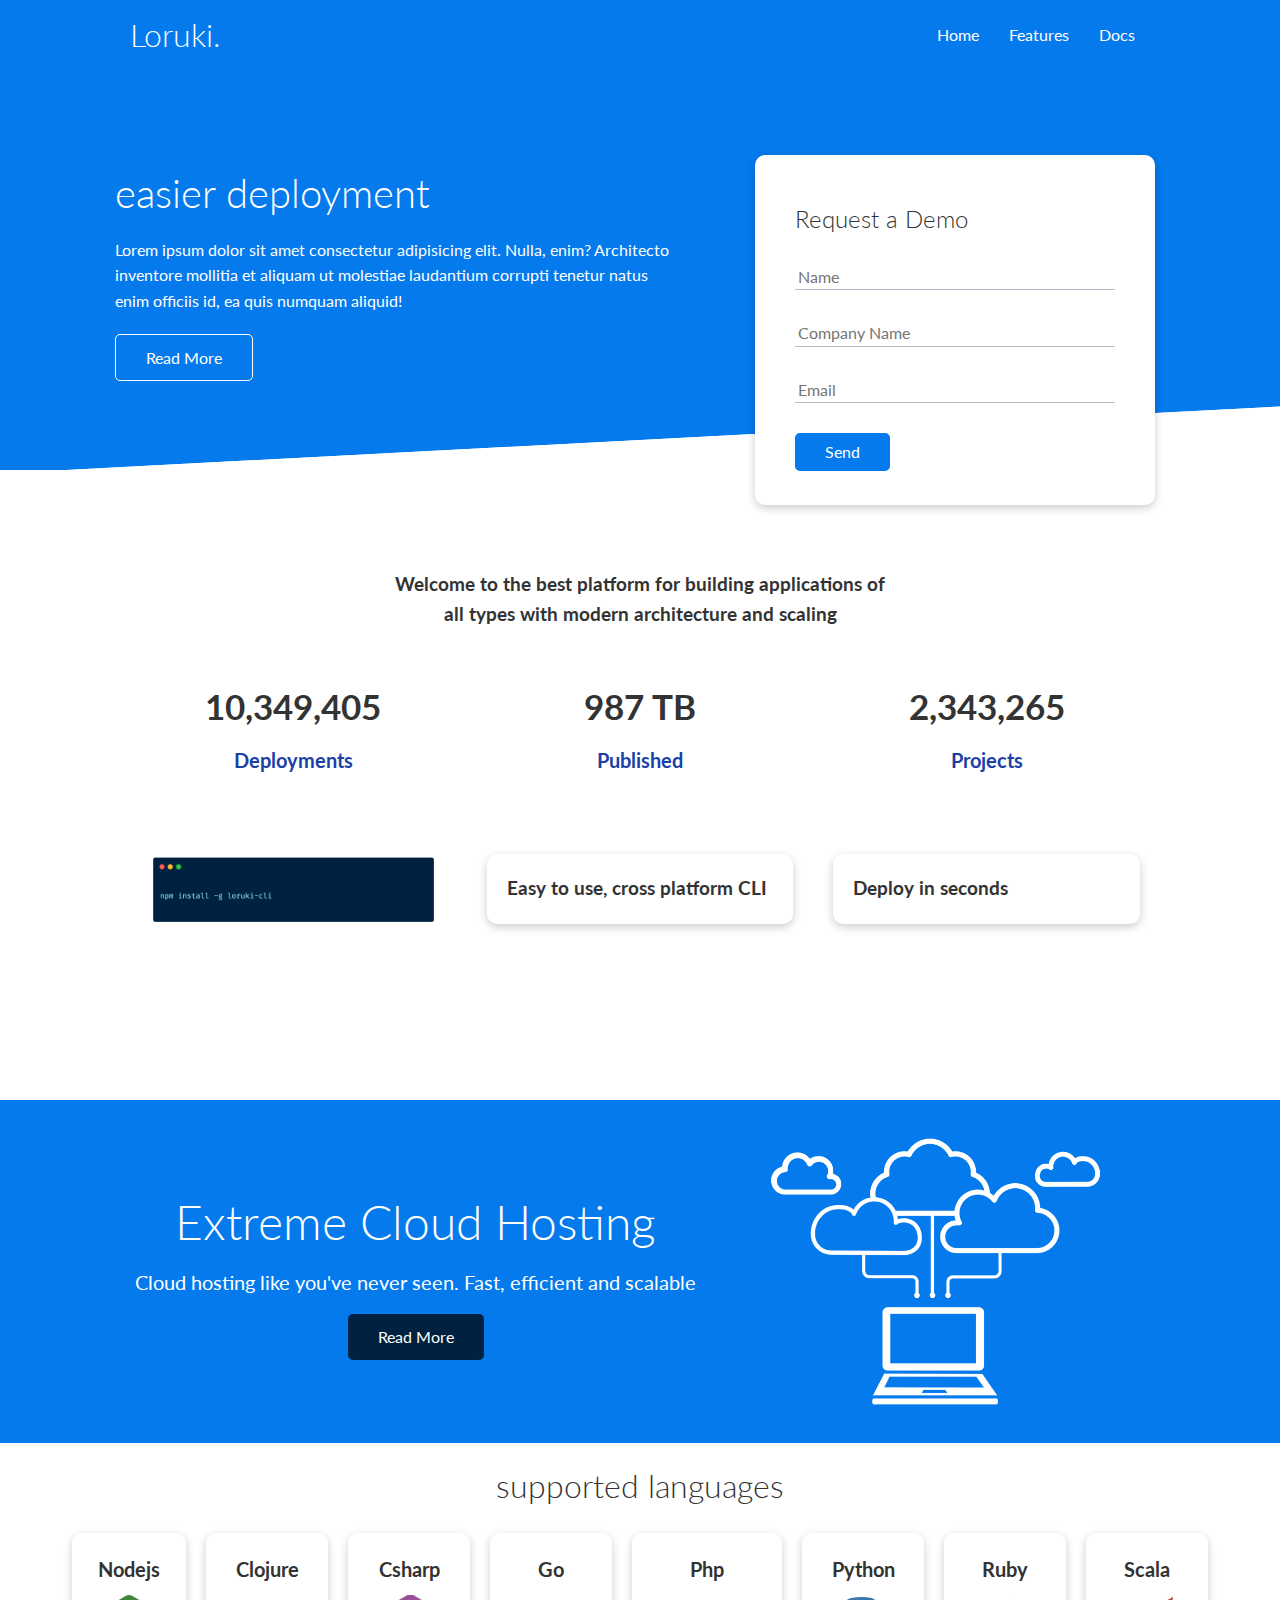
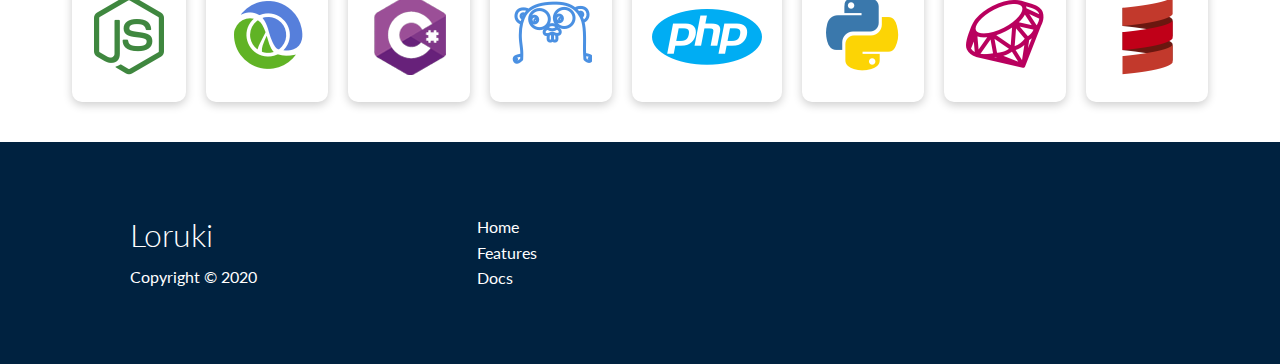
<file: index.html>
<!DOCTYPE html>
<html lang="en">
  <head>
    <meta charset="UTF-8" />
    <meta http-equiv="X-UA-Compatible" content="IE=edge" />
    <meta name="viewport" content="width=device-width, initial-scale=1.0" />
    <link
      rel="stylesheet"
      href="https://cdnjs.cloudflare.com/ajax/libs/font-awesome/6.1.1/css/all.min.css"
      integrity="sha512-KfkfwYDsLkIlwQp6LFnl8zNdLGxu9YAA1QvwINks4PhcElQSvqcyVLLD9aMhXd13uQjoXtEKNosOWaZqXgel0g=="
      crossorigin="anonymous"
      referrerpolicy="no-referrer"
    />
    
    <link rel="stylesheet" href="css/normalize.css">
    <link rel="stylesheet" href="css/utilities.css" />
   <link rel="stylesheet" href="css/style.css" />
    
    <title>Loruki | cloud hosting for everone</title>
  </head>
  <body>
    <!-- Navbar -->
    <div class="navbar">
      <div class="container flex">
        <h1 class="logo">Loruki.</h1>
        <nav>
          <ul>
            <li><a href="index.html">Home</a></li>
            <li><a href="features.html">Features</a></li>
            <li><a href="docs.html">Docs </a></li>
          </ul>
        </nav>
      </div>
    </div>

    <!--Showcase-->
    <section class="showcase">
      <div class="container grid">
        <div class="showcase-text">
          <h1>easier deployment</h1>
          <p>
            Lorem ipsum dolor sit amet consectetur adipisicing elit. Nulla,
            enim? Architecto inventore mollitia et aliquam ut molestiae
            laudantium corrupti tenetur natus enim officiis id, ea quis numquam
            aliquid!
          </p>
          <a href="features.html" class="btn btn-outline">Read More</a>
        </div>

        <div class="showcase-form card">
          <h2>Request a Demo</h2>
          <form>
            <div class="form-control">
              <input type="text" name="name" placeholder="Name" required />
            </div>
            <div class="form-control">
              <input
                type="text"
                name="company"
                placeholder="Company Name"
                required
              />
            </div>
            <div class="form-control">
              <input type="email" name="enail" placeholder="Email" required />
            </div>
            <input type="submit" value="Send" class="btn btn-primary" />
          </form>
        </div>
      </div>
    </section>

    <!--Stats-->
    <section class="stats">
      <div class="container">
        <h3 class="stats-heading text-center my-1">
          Welcome to the best platform for building applications of all types
          with modern architecture and scaling
        </h3>

        <div class="grid grid-3 text-center my-4">
          <div>
            <i class="fas fa-server fa-3x"></i>
            <h3>10,349,405</h3>
            <p class="text-secondary">Deployments</p>
          </div>
          <div>
            <i class="fas fa-upload fa-3x"></i>
            <h3>987 TB</h3>
            <p class="text-secondary">Published</p>
          </div>
          <div>
            <i class="fas fa-project-diagram fa-3x"></i>
            <h3>2,343,265</h3>
            <p class="text-secondary">Projects</p>
          </div>
        </div>
      </d iv>
    </section>

    <!--Cli-->
    <section class="cli">
      <div class="container grid ">
        <img src="images/cli.png" alt="">
        <div class="card">
          <h3>Easy to use, cross platform CLI</h3>
        </div>
        <div class="card">
          <h3>Deploy in seconds</h3>
        </div>
      </div>
    </section>

<!-- Cloud -->
<section class="cloud bg-primary my-2 py-2">
<div class="container grid">
  <div class="text-center">
    <h2 class="lg"> Extreme Cloud Hosting</h2>
    <p class="lead my-1">Cloud hosting like you've never seen. Fast, efficient and scalable </p>
  <a href="features.html" class="btn btn-dark">Read More</a>
  </div>
  <img src="images/cloud.png" alt="">
</div>
</section>

<!-- Languages -->

<section class="languages">
  <h2 class="md text-center my2">
    supported languages
  </h2>
  <div class="comtainer flex">
    <div class="card">
      <h4>Nodejs</h4>
      <img src="images/logos/node.png" alt="">
    </div>
    <div class="card">
      <h4>Clojure</h4>
      <img src="images/logos/clojure.png" alt="">
    </div>
    <div class="card">
      <h4>Csharp</h4>
      <img src="images/logos/csharp.png" alt="">
    </div>
    <div class="card">
      <h4>Go</h4>
      <img src="images/logos/go.png" alt="">
    </div>
    <div class="card">
      <h4>Php</h4>
      <img src="images/logos/php.png" alt="">
    </div>
    <div class="card">
      <h4>Python</h4>
      <img src="images/logos/python.png" alt="">
    </div>
    <div class="card">
      <h4>Ruby</h4>
      <img src="images/logos/ruby.png" alt="">
    </div>
    <div class="card">
      <h4>Scala</h4>
      <img src="images/logos/scala.png" alt="">
    </div>
  </div>
</section>

<!-- Footer -->

<footer class="footer bg-dark py-5">
  <div class="container grid grid-3">
    <div>
      <h1>Loruki</h1>
      <p>Copyright &copy; 2020</p>
    </div>
    <nav>
      <ul>
        <li><a href="index.html">Home</a></li>
        <li><a href="features.html">Features</a></li>
        <li><a href="docs.html">Docs</a></li>
      </ul>
    </nav>
    <div class="social">
      <a href="#"> <i class="fab fa-github fa-2x"></i></a>
      <a href="#"> <i class="fab fa-facebook fa-2x"></i></a>
      <a href="#"> <i class="fab fa-instagram fa-2x"></i></a>
      <a href="#"> <i class="fab fa-twitter fa-2x"></i></a>
    </div>
  </div>
</footer>

  </body>
</html>
</file>
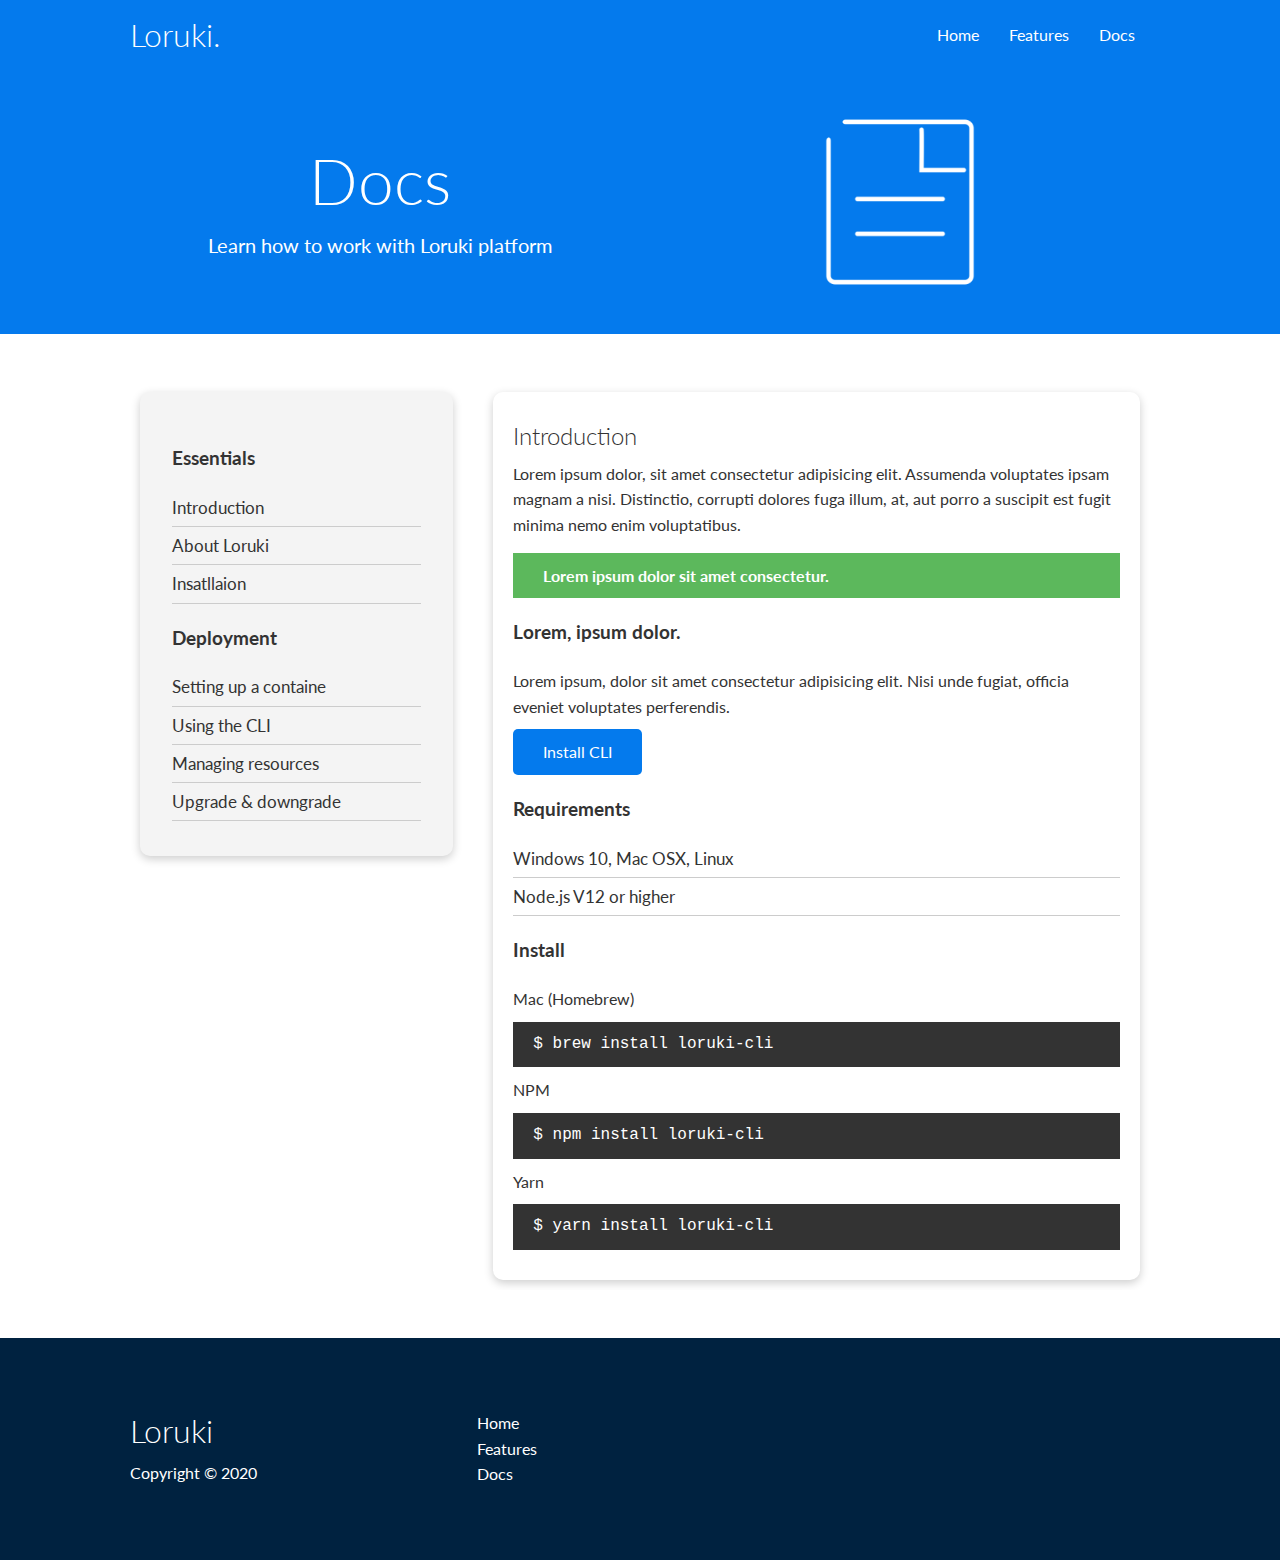
<file: docs.html>
<!DOCTYPE html>
<html lang="en">
  <head>
    <meta charset="UTF-8" />
    <meta http-equiv="X-UA-Compatible" content="IE=edge" />
    <meta name="viewport" content="width=device-width, initial-scale=1.0" />
    <link
      rel="stylesheet"
      href="https://cdnjs.cloudflare.com/ajax/libs/font-awesome/6.1.1/css/all.min.css"
      integrity="sha512-KfkfwYDsLkIlwQp6LFnl8zNdLGxu9YAA1QvwINks4PhcElQSvqcyVLLD9aMhXd13uQjoXtEKNosOWaZqXgel0g=="
      crossorigin="anonymous"
      referrerpolicy="no-referrer"
    />

    <link rel="stylesheet" href="css/normalize.css" />
    <link rel="stylesheet" href="css/utilities.css" />
    <link rel="stylesheet" href="css/style.css" />

    <title>Loruki | cloud hosting for everone</title>
  </head>
  <body>
    <!-- Navbar -->
    <div class="navbar">
      <div class="container flex">
        <h1 class="logo">Loruki.</h1>
        <nav>
          <ul>
            <li><a href="index.html">Home</a></li>
            <li><a href="features.html">Features</a></li>
            <li><a href="docs.html">Docs </a></li>
          </ul>
        </nav>
      </div>
    </div>

    <!-- Head -->
    <section class="docs-head bg-primary py-3">
      <div class="container grid">
        <div>
          <h1 class="xl">Docs</h1>
          <p class="lead">Learn how to work with Loruki platform</p>
        </div>
        <img src="images/docs.png" alt="" />
      </div>
    </section>

    <!-- Docs Main -->
    <section class="docs-main my-4">
      <div class="container grid">
        <div class="card bg-light p-3">
          <h3 class="my-2">Essentials</h3>
          <ul>
            <li class="text-primary"><a href="#">Introduction</a></li>
            <li><a href="#">About Loruki</a> </li>
            <li><a href="#">Insatllaion</a></li>
          </ul>
          <h3 class="my-2">Deployment</h3>
          <ul>
            <li><a href="#">Setting up a containe</a></li>
            <li><a href="#">Using the CLI</a></li>
            <li><a href="#">Managing resources</a></li>
            <li><a href="#">Upgrade & downgrade</a></li>
          </ul>
        </div>
        <div class="card">
          <h2>Introduction</h2>
          <p>
            Lorem ipsum dolor, sit amet consectetur adipisicing elit. Assumenda
            voluptates ipsam magnam a nisi. Distinctio, corrupti dolores fuga
            illum, at, aut porro a suscipit est fugit minima nemo enim
            voluptatibus.
          </p>
          <div class="alert alert-success">
            <i class="fas fa-info"></i> Lorem ipsum dolor sit amet consectetur.
          </div>

          <h3>Lorem, ipsum dolor.</h3>
          <p>
            Lorem ipsum, dolor sit amet consectetur adipisicing elit. Nisi unde
            fugiat, officia eveniet voluptates perferendis.
          </p>
         <a href="#" class="btn btn-primary">Install CLI</a>

          <h3>Requirements</h3>
          <ul>
            <li>Windows 10, Mac OSX, Linux</li>
            <li>Node.js V12 or higher</li>
          </ul>

          <h3>Install</h3>
          <p>Mac (Homebrew)</p>
          <pre><code>$ brew install loruki-cli</code></pre>
          <p>NPM</p>
          <pre><code>$ npm install loruki-cli</code></pre>
          <p>Yarn</p>
          <pre><code>$ yarn install loruki-cli</code></pre>
        </div>
      </div>
    </section>

    <!-- Footer -->

    <footer class="footer bg-dark py-5">
      <div class="container grid grid-3">
        <div>
          <h1>Loruki</h1>
          <p>Copyright &copy; 2020</p>
        </div>
        <nav>
          <ul>
            <li><a href="index.html">Home</a></li>
            <li><a href="features.html">Features</a></li>
            <li><a href="docs.html">Docs</a></li>
          </ul>
        </nav>
        <div class="social">
          <a href="#"> <i class="fab fa-github fa-2x"></i></a>
          <a href="#"> <i class="fab fa-facebook fa-2x"></i></a>
          <a href="#"> <i class="fab fa-instagram fa-2x"></i></a>
          <a href="#"> <i class="fab fa-twitter fa-2x"></i></a>
        </div>
      </div>
    </footer>
  </body>
</html>
</file>
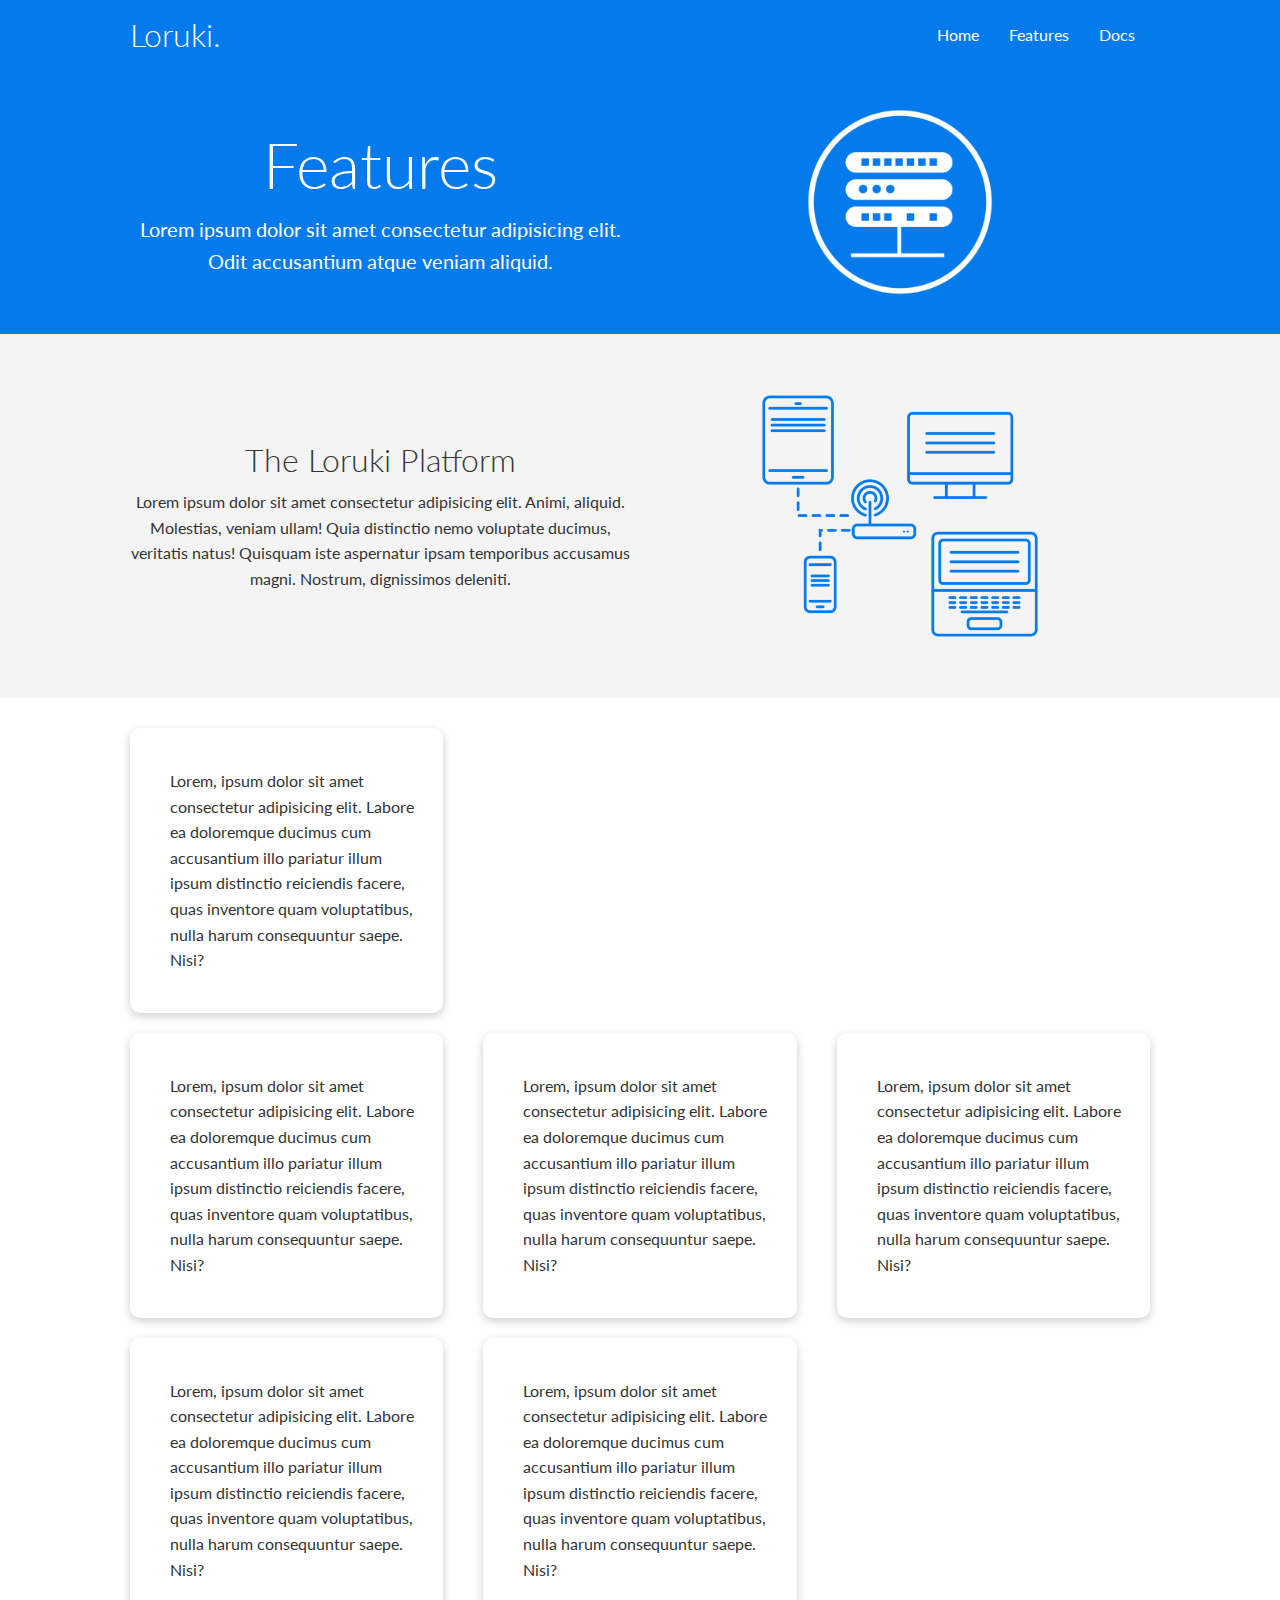
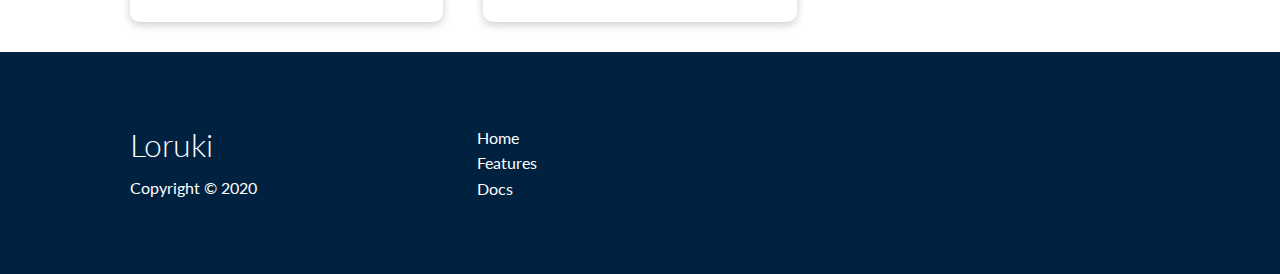
<file: features.html>
<!DOCTYPE html>
<html lang="en">
  <head>
    <meta charset="UTF-8" />
    <meta http-equiv="X-UA-Compatible" content="IE=edge" />
    <meta name="viewport" content="width=device-width, initial-scale=1.0" />
    <link
      rel="stylesheet"
      href="https://cdnjs.cloudflare.com/ajax/libs/font-awesome/6.1.1/css/all.min.css"
      integrity="sha512-KfkfwYDsLkIlwQp6LFnl8zNdLGxu9YAA1QvwINks4PhcElQSvqcyVLLD9aMhXd13uQjoXtEKNosOWaZqXgel0g=="
      crossorigin="anonymous"
      referrerpolicy="no-referrer"
    />

    <link rel="stylesheet" href="css/normalize.css" />
    <link rel="stylesheet" href="css/utilities.css" />
    <link rel="stylesheet" href="css/style.css" />

    <title>Loruki | cloud hosting for everone</title>
  </head>
  <body>
    <!-- Navbar -->
    <div class="navbar">
      <div class="container flex">
        <h1 class="logo">Loruki.</h1>
        <nav>
          <ul>
            <li><a href="index.html">Home</a></li>
            <li><a href="features.html">Features</a></li>
            <li><a href="docs.html">Docs </a></li>
          </ul>
        </nav>
      </div>
    </div>

    <!-- Head -->
    <section class="features-head bg-primary py-3">
      <div class="container grid">
        <div>
          <h1 class="xl">Features</h1>
          <p class="lead">
            Lorem ipsum dolor sit amet consectetur adipisicing elit. Odit
            accusantium atque veniam aliquid.
          </p>
        </div>
        <img src="images/server.png" alt="" />
      </div>
    </section>

    <!-- Sub head -->
    <section class="features-subhead bg-light py-3">
      <div class="container grid">
        <div>
          <h1 class="md">The Loruki Platform</h1>
          <p>
            Lorem ipsum dolor sit amet consectetur adipisicing elit. Animi,
            aliquid. Molestias, veniam ullam! Quia distinctio nemo voluptate
            ducimus, veritatis natus! Quisquam iste aspernatur ipsam temporibus
            accusamus magni. Nostrum, dignissimos deleniti.
          </p>
        </div>
        <img src="images/server2.png" alt="" />
      </div>
    </section>

    <!-- main -->
    <section class="features-main">
      <div class="container grid grid-3">
        <div class="card flex">
          <i class="fas fa-server fa-3x"></i>
          <p>
            Lorem, ipsum dolor sit amet consectetur adipisicing elit. Labore ea
            doloremque ducimus cum accusantium illo pariatur illum ipsum
            distinctio reiciendis facere, quas inventore quam voluptatibus,
            nulla harum consequuntur saepe. Nisi?
          </p>
        </div>
        <div class="card flex">
            <i class="fas fa-network-wired fa-3x"></i>
            <p>
              Lorem, ipsum dolor sit amet consectetur adipisicing elit. Labore ea
              doloremque ducimus cum accusantium illo pariatur illum ipsum
              distinctio reiciendis facere, quas inventore quam voluptatibus,
              nulla harum consequuntur saepe. Nisi?
            </p>
          </div>
          <div class="card flex">
            <i class="fas fa-laptop-code fa-3x"></i>
            <p>
              Lorem, ipsum dolor sit amet consectetur adipisicing elit. Labore ea
              doloremque ducimus cum accusantium illo pariatur illum ipsum
              distinctio reiciendis facere, quas inventore quam voluptatibus,
              nulla harum consequuntur saepe. Nisi?
            </p>
          </div>
          <div class="card flex">
            <i class="fas fa-database fa-3x"></i>
            <p>
              Lorem, ipsum dolor sit amet consectetur adipisicing elit. Labore ea
              doloremque ducimus cum accusantium illo pariatur illum ipsum
              distinctio reiciendis facere, quas inventore quam voluptatibus,
              nulla harum consequuntur saepe. Nisi?
            </p>
          </div>
          <div class="card flex">
            <i class="fas fa-power-off fa-3x"></i>
            <p>
              Lorem, ipsum dolor sit amet consectetur adipisicing elit. Labore ea
              doloremque ducimus cum accusantium illo pariatur illum ipsum
              distinctio reiciendis facere, quas inventore quam voluptatibus,
              nulla harum consequuntur saepe. Nisi?
            </p>
          </div>
          <div class="card flex">
            <i class="fas fa-upload fa-3x"></i>
            <p>
              Lorem, ipsum dolor sit amet consectetur adipisicing elit. Labore ea
              doloremque ducimus cum accusantium illo pariatur illum ipsum
              distinctio reiciendis facere, quas inventore quam voluptatibus,
              nulla harum consequuntur saepe. Nisi?
            </p>
          </div>

      </div>
    </section>

    <!-- Footer -->

    <footer class="footer bg-dark py-5">
      <div class="container grid grid-3">
        <div>
          <h1>Loruki</h1>
          <p>Copyright &copy; 2020</p>
        </div>
        <nav>
          <ul>
            <li><a href="index.html">Home</a></li>
            <li><a href="features.html">Features</a></li>
            <li><a href="docs.html">Docs</a></li>
          </ul>
        </nav>
        <div class="social">
          <a href="#"> <i class="fab fa-github fa-2x"></i></a>
          <a href="#"> <i class="fab fa-facebook fa-2x"></i></a>
          <a href="#"> <i class="fab fa-instagram fa-2x"></i></a>
          <a href="#"> <i class="fab fa-twitter fa-2x"></i></a>
        </div>
      </div>
    </footer>
  </body>
</html>
</file>
<file: css/utilities.css>
.container {
  max-width: 1100px;
  margin: 0 auto;
  overflow: auto;
  padding: 0 40px;
}

.card {
  background-color: #fff;
  color: #333;
  border-radius: 10px;
  box-shadow: 0 3px 10px rgba(0, 0, 0, 0.2);
  padding: 20px;
  margin: 10px;
}

.btn {
  display: inline-block;
  padding: 10px 30px;
  cursor: pointer;
  background: var(--primary-color);
  color: #fff;
  border: none;
  border-radius: 5px;
}

.btn-outline {
  background-color: transparent;
  border: 1px #fff solid;
}

.btn:hover {
  transform: scale(0.98);
}

/* backgrounds & clolored buttons */
.bg-primary,
.btn-primary {
  background-color: var(--primary-color);
  color: #fff;
}
.bg-secondary,
.btn-secondary {
  background-color: var(--secondary-color);
  color: #fff;
}

.bg-dark,
.btn-dark {
  background-color: var(--dark-color);
  color: #fff;
}


.bg-light,
.btn-light {
  background-color: var(--light-color);
  color: #333;
}
.bg-primary a,
.btn-primary a,
.bg-secondary a,
.btn-secondary a,
.bg-dark a,
.btn-dark a {
  color: #fff;
}




/* text colors */
.text-primary {
  color: var(--primary-color);
}

.text-secondary {
  color: var(--secondary-color);
}

.text-dark {
  color: var(--dark-color);
}

.text-light {
  color: var(--light-color);
}

/* text sizes */

.lead {
  font-size: 20px;
}

.sm {
  font-size: 1rem;
}

.md {
  font-size: 2rem;
}

.lg {
  font-size: 3rem;
}

.xl {
  font-size: 4rem;
}
.text-center {
  text-align: center;
}

/* Alerts */
.alert{
  background-color: var(--light-color);
  padding: 10px 20px;
  font-weight: bold;
  margin: 15px 0;
}

.alert i{
  margin-right: 10px;
}

.alert-success{
  background-color: var(--success-color) ;
  color: #fff;
}

.alert-error{
  background-color: var(--error-color);
  color: #fff;
}

.flex {
  display: flex;
  justify-content: center;
  align-items: center;
  height: 100%;
}

.grid {
  display: grid;
  grid-template-columns: repeat(2, 1fr);
  gap: 20px;
  justify-content: center;
  align-items: center;
  height: 100%;
}

.grid-3 {
  grid-template-columns: repeat(3, 1fr);
}

/*Margin*/

.m-1 {
  margin: 1rem;
}
.m-2 {
  margin: 1.5rem;
}
.m-3 {
  margin: 2rem;
}
.m-4 {
  margin: 3rem;
}
.m-5 {
  margin: 4rem;
}

.my-1 {
  margin: 1rem 0;
}
.my-2 {
  margin: 1.5rem 0;
}
.my-3 {
  margin: 2rem 0;
}
.my-4 {
  margin: 3rem 0;
}
.my-5 {
  margin: 4rem 0;
}

/*Padding*/

.p-1 {
  padding: 1rem;
}
.p-2 {
  padding: 1.5rem;
}
.p-3 {
  padding: 2rem;
}
.p-4 {
  padding: 3rem;
}
.p-5 {
  padding: 4rem;
}

.py-1 {
  padding: 1rem 0;
}
.py-2 {
  padding: 1.5rem 0;
}
.py-3 {
  padding: 2rem 0;
}
.py-4 {
  padding: 3rem 0;
}
.py-5 {
  padding: 4rem 0;
}
</file>
<file: css/style.css>
@import url("https://fonts.googleapis.com/css2?family=Lato:wght@300&display=swap");

:root {
  --primary-color: #047aed;
  --secondary-color: #1c3fa8;
  --dark-color: #002240;
  --light-color: #f4f4f4;
  --success-color: #5cb85c;
  --error-color: #d9534f;
}

* {
  box-sizing: border-box;
  padding: 0;
  margin: 0;
}

body {
  font-family: "Lato", sans-serif;
  color: #333;
  line-height: 1.6;
}

ul {
  list-style-type: none;
}

a {
  text-decoration: none;
  color: #333;
}

h1,
h2 {
  font-weight: 300;
  line-height: 1.2;
  margin: 10px 0;
}

p {
  margin: 10px 0;
}

img {
  width: 100%;
}

code, pre{
  background: #333 ;
  color: #fff;
  padding: 10px;
}

/* Navbar */

.navbar {
  background-color: var(--primary-color);
  color: #fff;
  height: 70px;
}

.navbar ul {
  display: flex;
}

.navbar a {
  color: #fff;
  padding: 10px;
  margin: 0 5px;
}

.navbar a:hover {
  border-bottom: 2px #fff solid;
}

.navbar .flex {
  justify-content: space-between;
}

/* Showcase */
.showcase {
  height: 400px;
  background-color: var(--primary-color);
  color: #fff;
  position: relative;
}

.showcase h1 {
  font-size: 40px;
}

.showcase p {
  margin: 20px 0;
}

.showcase .grid {
  overflow: visible;
  grid-template-columns: 55% 45%;
  gap: 30px;
}

.showcase-text{
  animation: slideinfromleft 1s ease-in;
}

.showcase-form {
  position: relative;
  top: 60px;
  height: 350px;
  width: 400px;
  padding: 40px;
  z-index: 100;
  justify-self: flex-end;
  animation: slideinfromright 1s ease-in;
}

.showcase-form .form-control {
  margin: 30px 0;
}

.showcase-form input[type="text"],
.showcase-form input[type="email"] {
  border: 0;
  border-bottom: 1px solid #b4becb;
  width: 100%;
  padding: 3px;
  font-size: 16px;
}

.showcase-form input:focus {
  outline: none;
}

.showcase::before,
.showcase::after {
  content: "";
  position: absolute;
  height: 100px;
  bottom: -70px;
  right: 0;
  left: 0;
  background: #fff;
  transform: skewY(-3deg);
  -webkit-transform: skewY(-3deg);
  -moz-transform: skewY(-3deg);
  -ms-transform: skewY(-3deg);
}

/*Stats*/
.stats {
  padding-top: 100px;
  animation: slideinfrombottom 1s ease-in;
}

.stats-heading {
  max-width: 500px;
  margin: auto;
}

.stats .grid h3 {
  font-size: 35px;
}

.stats .grid p {
  font-size: 20px;
  font-weight: bold;
}

/* Cli */
.cli .grid {
  grid-template-rows: repeat(2, 1fr);
  grid-template-columns: repeat(3, 1fr);
}
.cli .grid > *:first-child {
  grid-column: 1 / span 2;
  grid-row: 1 / span 2;
}

/* Cloud */

.cloud .grid {
  grid-template-columns: 4fr 3fr;
}

/* Languages */

.languages .flex {
  flex-wrap: wrap;
}

.languages .card {
  text-align: center;
  margin: 18px 10px 40px;
  transition: transform 0.2s ease-in;
  cursor: pointer;
}

.languages .card h4 {
  font-size: 20px;
  margin-bottom: 10px;
}

.languages .card:hover {
  transform: translateY(-15px);
}

/* Features */
.features-head img {
  width: 200px;
  justify-self: flex-end;
}

.features-subhead img {
  width: 300px;
  justify-self: flex-end;
}

.features-main .card > i {
  margin-right: 20px;
}

.features-main .grid {
  padding: 30px;
}

.features-main .grid > *:first-child {
  grid-column: 1 / span 3;
}

.features-main .grid > *:nth-child(2){
  grid-column: 1/ span 2;
}

/* Docs */

.docs-head img{
  width: 200px;
  justify-self: flex-end;
}
 
.docs-main h3{
  margin: 20px 0;
}

.docs-main .grid{
  grid-template-columns: 1fr 2fr;
  align-items: flex-start;
}

.docs-main li{
  font-size: 17px;
  padding-bottom: 5px;
  margin-bottom: 5px;
  border-bottom: 1px solid #ccc;
}

.docs-main a:hover{
  font-weight: bold;
}

.docs-main .card{
  padding-bottom: 30px;
}



/* Footer */

.footer .social a {
  margin: 0 10px;
}

/* Animation */

@keyframes slideinfromleft {
  0%{
    transform: translateX(-100%);
  }
  
  100%{
    transform: translateX(0);
  }
}

@keyframes slideinfromright {
  0%{
    transform: translateX(100%);
  }
  
  100%{
    transform: translateX(0);
  }
}
@keyframes slideinfromtop {
  0%{
    transform: translateY(-100%);
  }
  
  100%{
    transform: translateX(0);
  }
}


@keyframes slideinfrombottom {
  0%{
    transform: translateY(100%);
  }
  
  100%{
    transform: translateX(0);
  }
}


/* Tablets & under */
@media (max-width: 768px) {
  .grid,
  .showcase .grid,
  .stats .grid,
  .cli .grid,
  .cloud .gird,
  .features-main .gird,
  .docs-main .grid{
    grid-template-columns: 1fr;
    grid-template-rows: 1fr;
  }

  

  .showcase {
    height: auto;
  }

  .showcase-text {
    text-align: center;
    margin-top: 40px;
    animation: slideinfromtop 1s ease-in;
  }

  .showcase-form {
    justify-self: center;
    margin: auto;
    animation: slideinfrombottom 1s ease-in;
  }
}

.cli .grid > *:first-child {
  grid-column: 1;
  grid-row: 1;
}

.features-head,
.features-subhead,
.docs-head{
  text-align: center;
}
.features-head img,
.features-subhead img,
.docs-head img{
  justify-self: center;
}

.features-main .grid >*:first-child,
.features-main .grid > *:nth-child(2){
  grid-column: 1;
}

/* mobile */
@media (max-width: 500px) {
  .navbar {
    height: 110px;
  }

  .navbar .flex {
    flex-direction: column;
  }

  .navbar ul {
    padding: 10px;
    background-color: rgba(0, 0, 0, 0.1);
  }
}
</file>
